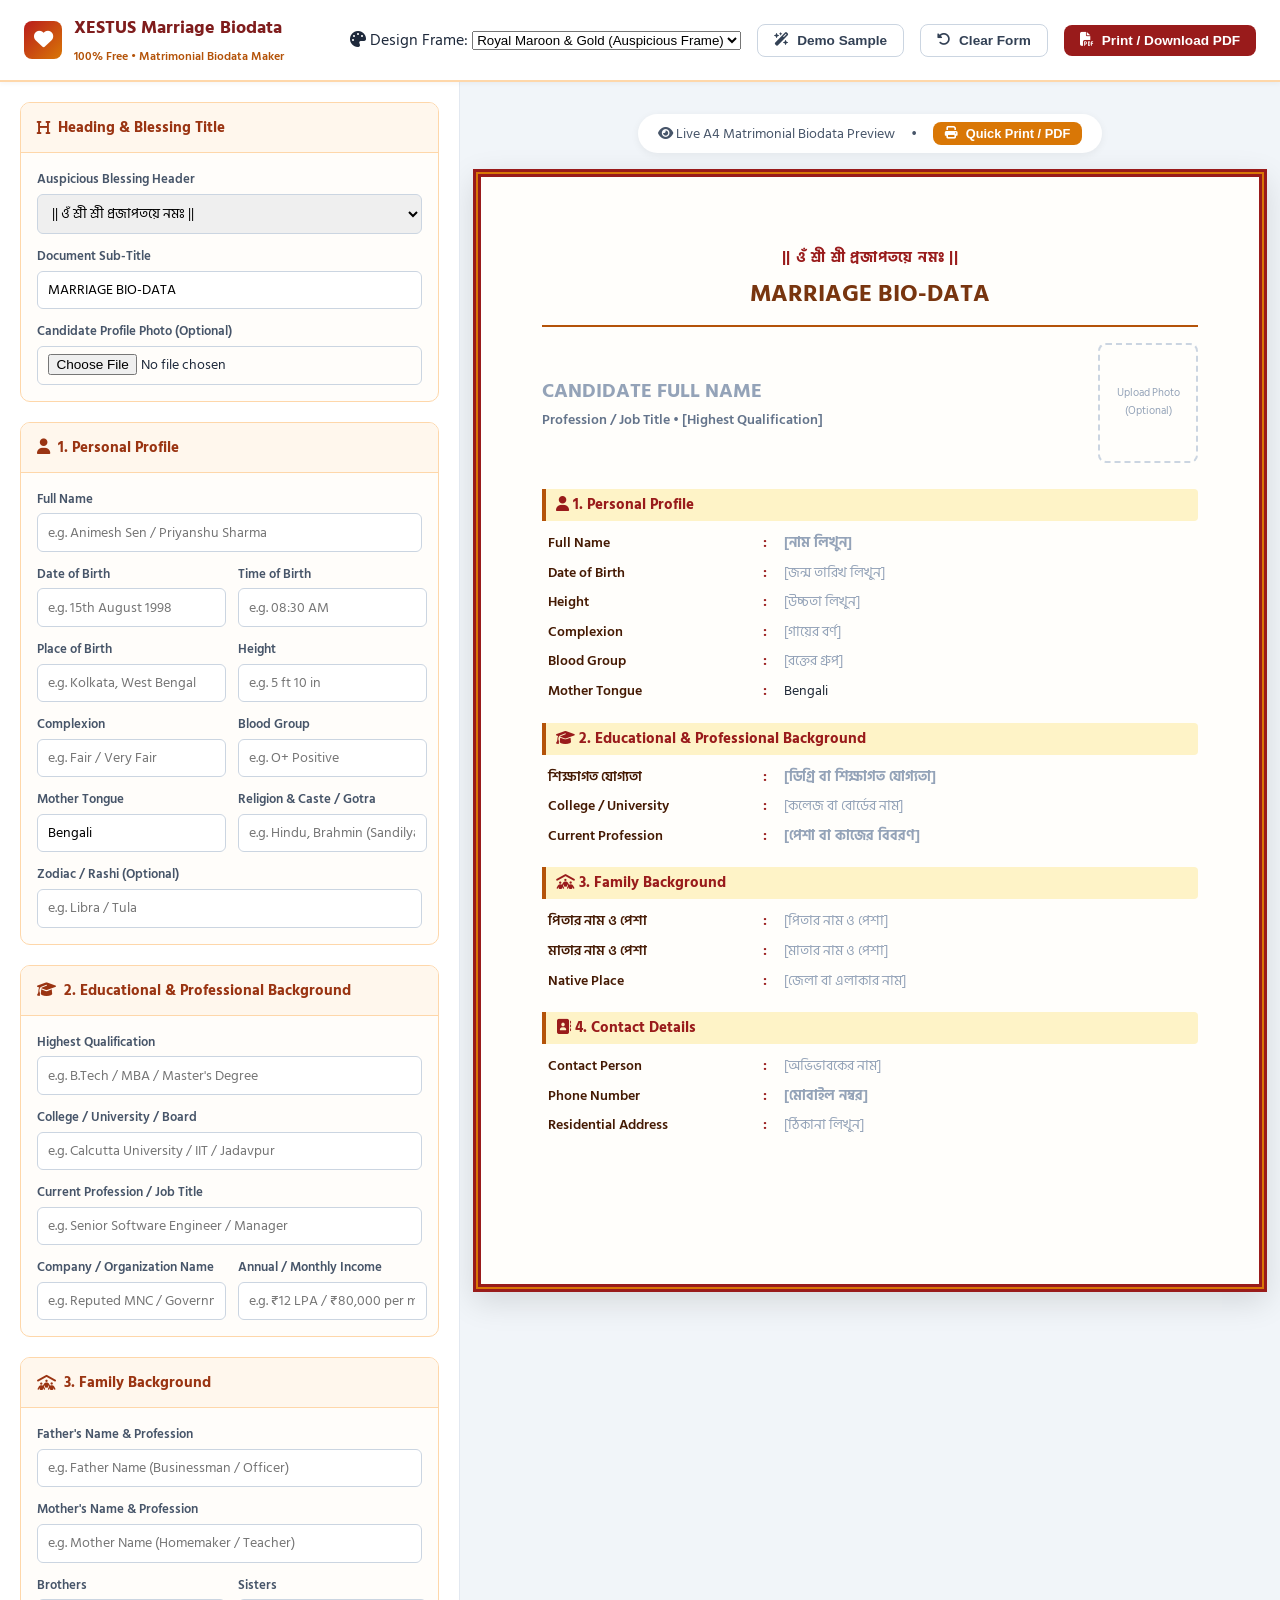
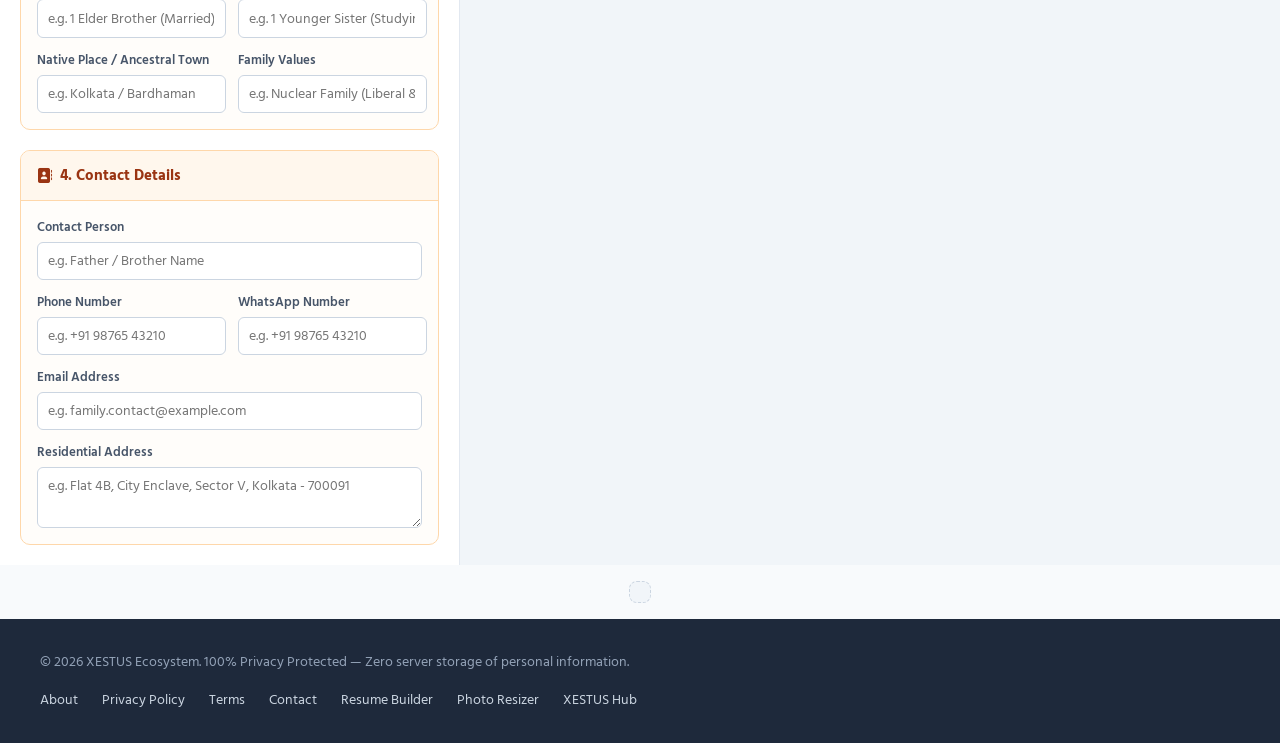
<file: index.html>
<!DOCTYPE html>
<html lang="en">
<head>
  <link rel="icon" type="image/svg+xml" href="favicon.svg">
  <link rel="alternate icon" href="favicon.svg">
  <meta charset="UTF-8">
  <meta name="viewport" content="width=device-width, initial-scale=1.0">
  <meta name="theme-color" content="#7f1d1d">
  <link rel="alternate" hreflang="x-default" href="https://biodata.xestus.in/">
  <link rel="alternate" hreflang="en" href="https://biodata.xestus.in/">
  <title>Marriage Biodata Maker Online Free | XESTUS</title>
  <meta name="description" content="Create elegant matrimonial biodata online for wedding proposals. 100% free with Royal &amp; Floral frames, photo support, and instant A4 PDF download.">
  <meta name="keywords" content="marriage biodata maker, wedding biodata maker, matrimonial cv format, shadi biodata online, biodata format pdf, xestus biodata">
  <link rel="canonical" href="https://biodata.xestus.in/">

  <meta property="og:title" content="Marriage Biodata Maker Online Free | XESTUS">
  <meta property="og:description" content="Create beautiful marriage biodata in 2 minutes completely free. Instant A4 PDF download.">
  <meta property="og:url" content="https://biodata.xestus.in/">
  <meta property="og:type" content="website">

  <!-- Google AdSense -->
  <script async src="https://pagead2.googlesyndication.com/pagead/js/adsbygoogle.js?client=ca-pub-1489572262543869" crossorigin="anonymous"></script>

  <!-- Google Fonts & FontAwesome -->
  <link rel="preconnect" href="https://fonts.googleapis.com">
  <link rel="preconnect" href="https://fonts.gstatic.com" crossorigin>
  <link href="https://fonts.googleapis.com/css2?family=Inter:wght@400;500;600;700&family=Hind+Siliguri:wght@400;600;700&display=swap" rel="stylesheet">
  <link rel="stylesheet" href="https://cdnjs.cloudflare.com/ajax/libs/font-awesome/6.5.1/css/all.min.css">
  
  <link rel="stylesheet" href="styles.css">

  <script type="application/ld+json">
  {
    "@context": "https://schema.org",
    "@type": "WebApplication",
    "name": "XESTUS Marriage Biodata Maker",
    "url": "https://biodata.xestus.in/",
    "description": "Free online marriage biodata creator for matrimony proposals with A4 PDF export.",
    "applicationCategory": "LifestyleApplication",
    "operatingSystem": "All",
    "offers": {
      "@type": "Offer",
      "price": "0",
      "priceCurrency": "USD"
    }
  }
  </script>
</head>
<body>

  <!-- Top App Navigation -->
  <header class="app-header">
    <a href="https://biodata.xestus.in/" class="brand">
      <div class="brand-icon"><i class="fa-solid fa-heart"></i></div>
      <div class="brand-text">
        <h1>XESTUS Marriage Biodata</h1>
        <span>100% Free • Matrimonial Biodata Maker</span>
      </div>
    </a>

    <div class="header-controls">
      <div id="google_translate_element" style="display: inline-block;"></div>

      <div class="control-group">
        <label for="themeSelect"><i class="fa-solid fa-palette"></i> Design Frame:</label>
        <select id="themeSelect">
          <option value="theme-royal">Royal Maroon &amp; Gold (Auspicious Frame)</option>
          <option value="theme-floral">Floral Emerald (Natural Minimal)</option>
        </select>
      </div>

      <button id="loadSampleBtn" class="btn btn-outline"><i class="fa-solid fa-wand-magic-sparkles"></i> Demo Sample</button>
      <button id="clearBtn" class="btn btn-outline"><i class="fa-solid fa-rotate-left"></i> Clear Form</button>
      <button id="printBtn" class="btn btn-maroon"><i class="fa-solid fa-file-pdf"></i> Print / Download PDF</button>
    </div>
  </header>

  <!-- Workspace Container -->
  <div class="app-container">
    
    <!-- Left Editor Side -->
    <aside class="editor-panel">
      
      <!-- Heading & Blessings -->
      <div class="section-card">
        <div class="section-card-header"><i class="fa-solid fa-heading"></i> Heading &amp; Blessing Title</div>
        <div class="section-card-body">
          <div class="form-group">
            <label>Auspicious Blessing Header</label>
            <select id="blessingSelect">
              <option value="MARRIAGE BIO-DATA">MARRIAGE BIO-DATA (Universal Neutral)</option>
              <option value="|| Om Shri Ganeshay Namah ||">|| Om Shri Ganeshay Namah ||</option>
              <option value="|| Bismillah-ir-Rahman-ir-Rahim ||">|| Bismillah-ir-Rahman-ir-Rahim ||</option>
              <option value="|| ওঁ শ্রী শ্রী প্রজাপতয়ে নমঃ ||">|| ওঁ শ্রী শ্রী প্রজাপতয়ে নমঃ ||</option>
              <option value="WEDDING BIO-DATA">WEDDING BIO-DATA</option>
            </select>
          </div>
          <div class="form-group">
            <label>Document Sub-Title</label>
            <input type="text" id="bio_titleText" value="MARRIAGE BIO-DATA">
          </div>
          <div class="form-group">
            <label>Candidate Profile Photo (Optional)</label>
            <input type="file" id="bio_photo" accept="image/*">
          </div>
        </div>
      </div>

      <!-- Personal Info -->
      <div class="section-card">
        <div class="section-card-header"><i class="fa-solid fa-user"></i> 1. Personal Profile</div>
        <div class="section-card-body">
          <div class="form-group">
            <label>Full Name</label>
            <input type="text" id="bio_name" placeholder="e.g. Animesh Sen / Priyanshu Sharma">
          </div>
          <div class="form-row">
            <div class="form-group">
              <label>Date of Birth</label>
              <input type="text" id="bio_dob" placeholder="e.g. 15th August 1998">
            </div>
            <div class="form-group">
              <label>Time of Birth</label>
              <input type="text" id="bio_tob" placeholder="e.g. 08:30 AM">
            </div>
          </div>
          <div class="form-row">
            <div class="form-group">
              <label>Place of Birth</label>
              <input type="text" id="bio_pob" placeholder="e.g. Kolkata, West Bengal">
            </div>
            <div class="form-group">
              <label>Height</label>
              <input type="text" id="bio_height" placeholder="e.g. 5 ft 10 in">
            </div>
          </div>
          <div class="form-row">
            <div class="form-group">
              <label>Complexion</label>
              <input type="text" id="bio_complexion" placeholder="e.g. Fair / Very Fair">
            </div>
            <div class="form-group">
              <label>Blood Group</label>
              <input type="text" id="bio_bloodGroup" placeholder="e.g. O+ Positive">
            </div>
          </div>
          <div class="form-row">
            <div class="form-group">
              <label>Mother Tongue</label>
              <input type="text" id="bio_motherTongue" placeholder="e.g. Bengali / Hindi / English">
            </div>
            <div class="form-group">
              <label>Religion &amp; Caste / Gotra</label>
              <input type="text" id="bio_caste" placeholder="e.g. Hindu, Brahmin (Sandilya Gotra)">
            </div>
          </div>
          <div class="form-group">
            <label>Zodiac / Rashi (Optional)</label>
            <input type="text" id="bio_rashi" placeholder="e.g. Libra / Tula">
          </div>
        </div>
      </div>

      <!-- Education & Career -->
      <div class="section-card">
        <div class="section-card-header"><i class="fa-solid fa-graduation-cap"></i> 2. Educational &amp; Professional Background</div>
        <div class="section-card-body">
          <div class="form-group">
            <label>Highest Qualification</label>
            <input type="text" id="bio_qualification" placeholder="e.g. B.Tech / MBA / Master's Degree">
          </div>
          <div class="form-group">
            <label>College / University / Board</label>
            <input type="text" id="bio_university" placeholder="e.g. Calcutta University / IIT / Jadavpur">
          </div>
          <div class="form-group">
            <label>Current Profession / Job Title</label>
            <input type="text" id="bio_occupation" placeholder="e.g. Senior Software Engineer / Manager">
          </div>
          <div class="form-row">
            <div class="form-group">
              <label>Company / Organization Name</label>
              <input type="text" id="bio_companyName" placeholder="e.g. Reputed MNC / Government Dept">
            </div>
            <div class="form-group">
              <label>Annual / Monthly Income</label>
              <input type="text" id="bio_income" placeholder="e.g. ₹12 LPA / ₹80,000 per month">
            </div>
          </div>
        </div>
      </div>

      <!-- Family Info -->
      <div class="section-card">
        <div class="section-card-header"><i class="fa-solid fa-people-roof"></i> 3. Family Background</div>
        <div class="section-card-body">
          <div class="form-group">
            <label>Father's Name &amp; Profession</label>
            <input type="text" id="bio_fatherName" placeholder="e.g. Father Name (Businessman / Officer)">
          </div>
          <div class="form-group">
            <label>Mother's Name &amp; Profession</label>
            <input type="text" id="bio_motherName" placeholder="e.g. Mother Name (Homemaker / Teacher)">
          </div>
          <div class="form-row">
            <div class="form-group">
              <label>Brothers</label>
              <input type="text" id="bio_brother" placeholder="e.g. 1 Elder Brother (Married)">
            </div>
            <div class="form-group">
              <label>Sisters</label>
              <input type="text" id="bio_sister" placeholder="e.g. 1 Younger Sister (Studying)">
            </div>
          </div>
          <div class="form-row">
            <div class="form-group">
              <label>Native Place / Ancestral Town</label>
              <input type="text" id="bio_nativePlace" placeholder="e.g. Kolkata / Bardhaman">
            </div>
            <div class="form-group">
              <label>Family Values</label>
              <input type="text" id="bio_familyType" placeholder="e.g. Nuclear Family (Liberal &amp; Cultured)">
            </div>
          </div>
        </div>
      </div>

      <!-- Contact Info -->
      <div class="section-card">
        <div class="section-card-header"><i class="fa-solid fa-address-book"></i> 4. Contact Details</div>
        <div class="section-card-body">
          <div class="form-group">
            <label>Contact Person</label>
            <input type="text" id="bio_contactPerson" placeholder="e.g. Father / Brother Name">
          </div>
          <div class="form-row">
            <div class="form-group">
              <label>Phone Number</label>
              <input type="text" id="bio_phone" placeholder="e.g. +91 98765 43210">
            </div>
            <div class="form-group">
              <label>WhatsApp Number</label>
              <input type="text" id="bio_whatsapp" placeholder="e.g. +91 98765 43210">
            </div>
          </div>
          <div class="form-group">
            <label>Email Address</label>
            <input type="email" id="bio_email" placeholder="e.g. family.contact@example.com">
          </div>
          <div class="form-group">
            <label>Residential Address</label>
            <textarea id="bio_address" rows="2" placeholder="e.g. Flat 4B, City Enclave, Sector V, Kolkata - 700091"></textarea>
          </div>
        </div>
      </div>

    </aside>

    <!-- Right Live Canvas Preview -->
    <main class="preview-panel">
      <div class="preview-toolbar">
        <span><i class="fa-solid fa-eye"></i> Live A4 Matrimonial Biodata Preview</span>
        <span>•</span>
        <button onclick="window.print()" class="btn btn-gold" style="padding: 0.25rem 0.75rem; font-size: 0.8rem;">
          <i class="fa-solid fa-print"></i> Quick Print / PDF
        </button>
      </div>

      <div id="biodataPaper" class="biodata-paper theme-royal"></div>
    </main>

  </div>

  <!-- Ad Slot -->
  <div class="ad-slot">
    <ins class="adsbygoogle"
         style="display:block"
         data-ad-client="ca-pub-1489572262543869"
         data-ad-slot="auto"
         data-ad-format="auto"
         data-full-width-responsive="true"></ins>
    <script>(adsbygoogle = window.adsbygoogle || []).push({});</script>
  </div>

  <!-- Footer -->
  <footer class="app-footer">
    <div class="footer-inner">
      <div>
        <p>&copy; 2026 XESTUS Ecosystem. 100% Privacy Protected — Zero server storage of personal information.</p>
      </div>
      <div class="footer-links">
        <a href="about.html">About</a>
        <a href="privacy.html">Privacy Policy</a>
        <a href="terms.html">Terms</a>
        <a href="contact.html">Contact</a>
        <a href="https://resume.xestus.in/" target="_blank">Resume Builder</a>
        <a href="https://resizer.xestus.in/" target="_blank">Photo Resizer</a>
        <a href="https://xestus.in/" target="_blank">XESTUS Hub</a>
      </div>
    </div>
  </footer>

  <!-- Google Universal Language Support -->
  <script type="text/javascript">
    function googleTranslateElementInit() {
      new google.translate.TranslateElement({
        pageLanguage: 'en',
        layout: google.translate.TranslateElement.InlineLayout.SIMPLE,
        autoDisplay: false
      }, 'google_translate_element');
    }
  </script>
  <script type="text/javascript" src="//translate.google.com/translate_a/element.js?cb=googleTranslateElementInit"></script>
  <script src="app.js"></script>
</body>
</html>
</file>
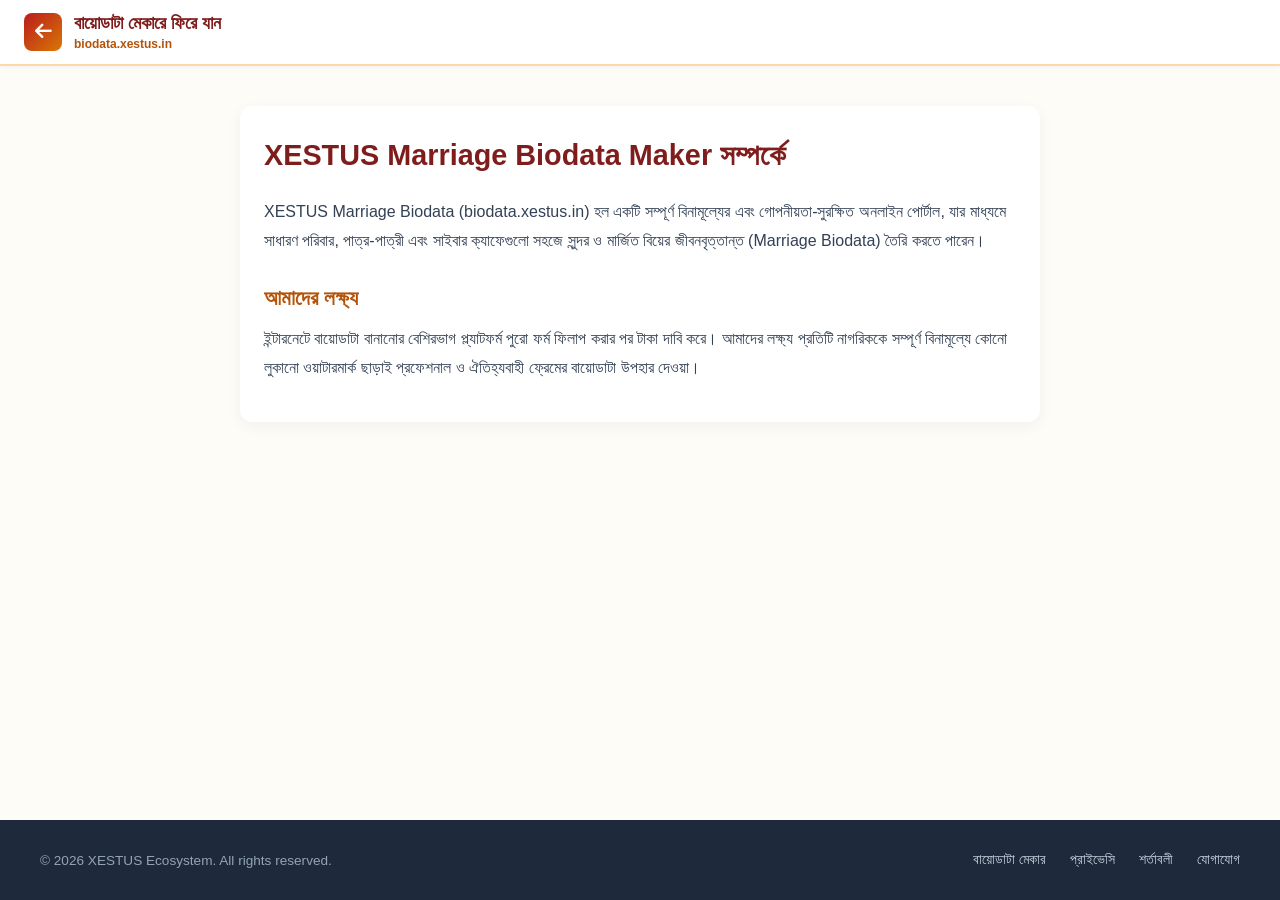
<file: about.html>
<!DOCTYPE html>
<html lang="bn">
<head>
  <link rel="icon" type="image/svg+xml" href="favicon.svg">
  <link rel="alternate icon" href="favicon.svg">
  <meta charset="UTF-8">
  <meta name="viewport" content="width=device-width, initial-scale=1.0">
  <title>আমাদের সম্পর্কে | XESTUS Marriage Biodata</title>
  <link rel="stylesheet" href="styles.css">
  <link rel="stylesheet" href="https://cdnjs.cloudflare.com/ajax/libs/font-awesome/6.5.1/css/all.min.css">
  <style>
    .legal-container { max-width: 800px; margin: 40px auto; padding: 24px; background: white; border-radius: 12px; box-shadow: 0 4px 15px rgba(0,0,0,0.05); line-height: 1.8; }
    .legal-container h1 { font-size: 1.8rem; margin-bottom: 1rem; color: #7f1d1d; }
    .legal-container h2 { font-size: 1.3rem; margin: 1.5rem 0 0.5rem; color: #b45309; }
    .legal-container p { margin-bottom: 1rem; color: #334155; }
    .legal-container a { color: #b91c1c; }
  </style>
</head>
<body style="background:#fefcf6;">
  <header class="app-header">
    <a href="index.html" class="brand">
      <div class="brand-icon"><i class="fa-solid fa-arrow-left"></i></div>
      <div class="brand-text">
        <h1>বায়োডাটা মেকারে ফিরে যান</h1>
        <span>biodata.xestus.in</span>
      </div>
    </a>
  </header>
  <div class="legal-container">
    <h1>XESTUS Marriage Biodata Maker সম্পর্কে</h1>
  <p>XESTUS Marriage Biodata (biodata.xestus.in) হল একটি সম্পূর্ণ বিনামূল্যের এবং গোপনীয়তা-সুরক্ষিত অনলাইন পোর্টাল, যার মাধ্যমে সাধারণ পরিবার, পাত্র-পাত্রী এবং সাইবার ক্যাফেগুলো সহজে সুন্দর ও মার্জিত বিয়ের জীবনবৃত্তান্ত (Marriage Biodata) তৈরি করতে পারেন।</p>
  <h2>আমাদের লক্ষ্য</h2>
  <p>ইন্টারনেটে বায়োডাটা বানানোর বেশিরভাগ প্ল্যাটফর্ম পুরো ফর্ম ফিলাপ করার পর টাকা দাবি করে। আমাদের লক্ষ্য প্রতিটি নাগরিককে সম্পূর্ণ বিনামূল্যে কোনো লুকানো ওয়াটারমার্ক ছাড়াই প্রফেশনাল ও ঐতিহ্যবাহী ফ্রেমের বায়োডাটা উপহার দেওয়া।</p>
  </div>
  <footer class="app-footer">
    <div class="footer-inner">
      <p>&copy; 2026 XESTUS Ecosystem. All rights reserved.</p>
      <div class="footer-links">
        <a href="index.html">বায়োডাটা মেকার</a>
        <a href="privacy.html">প্রাইভেসি</a>
        <a href="terms.html">শর্তাবলী</a>
        <a href="contact.html">যোগাযোগ</a>
      </div>
    </div>
  </footer>
</body>
</html>
</file>
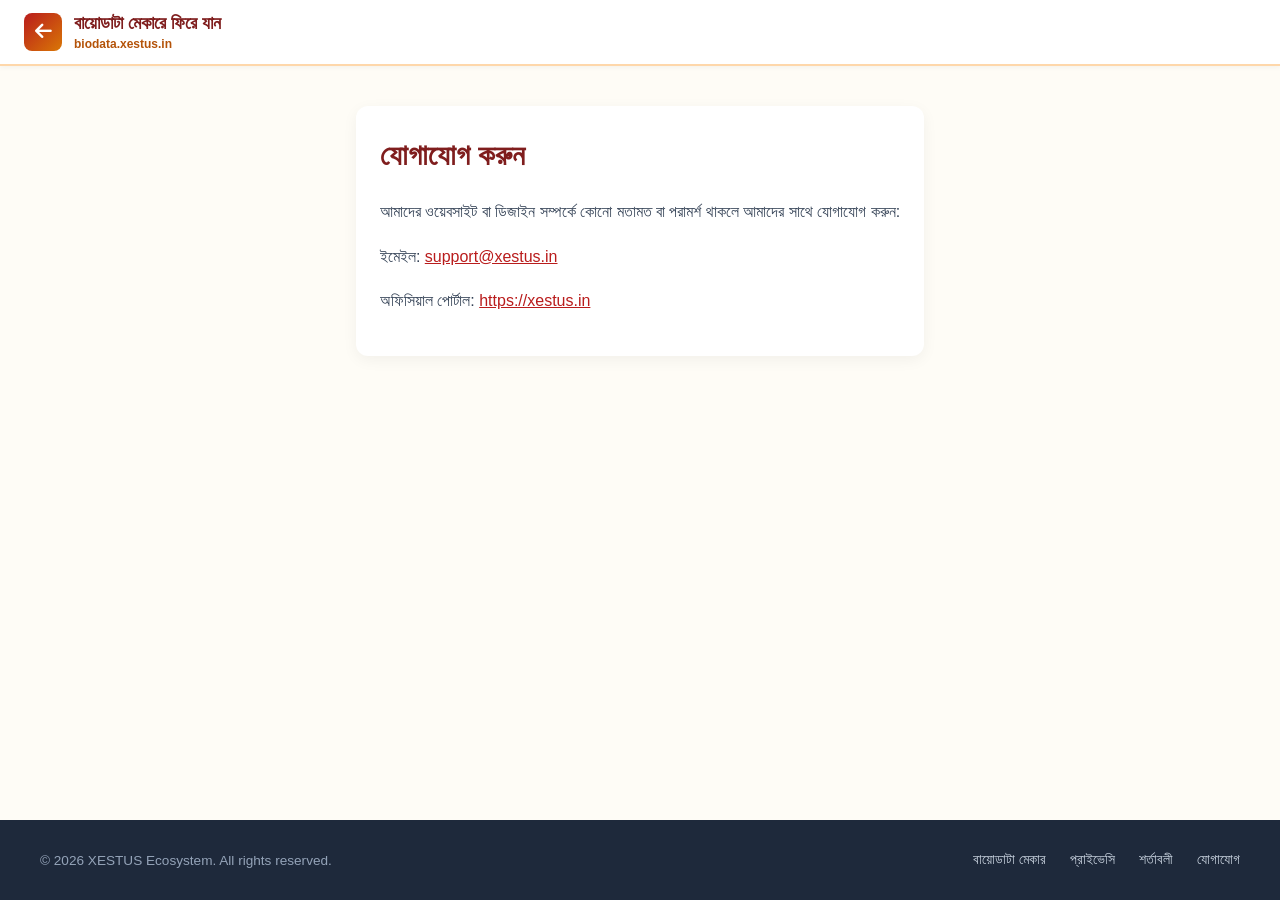
<file: contact.html>
<!DOCTYPE html>
<html lang="bn">
<head>
  <link rel="icon" type="image/svg+xml" href="favicon.svg">
  <link rel="alternate icon" href="favicon.svg">
  <meta charset="UTF-8">
  <meta name="viewport" content="width=device-width, initial-scale=1.0">
  <title>যোগাযোগ | XESTUS Marriage Biodata</title>
  <link rel="stylesheet" href="styles.css">
  <link rel="stylesheet" href="https://cdnjs.cloudflare.com/ajax/libs/font-awesome/6.5.1/css/all.min.css">
  <style>
    .legal-container { max-width: 800px; margin: 40px auto; padding: 24px; background: white; border-radius: 12px; box-shadow: 0 4px 15px rgba(0,0,0,0.05); line-height: 1.8; }
    .legal-container h1 { font-size: 1.8rem; margin-bottom: 1rem; color: #7f1d1d; }
    .legal-container h2 { font-size: 1.3rem; margin: 1.5rem 0 0.5rem; color: #b45309; }
    .legal-container p { margin-bottom: 1rem; color: #334155; }
    .legal-container a { color: #b91c1c; }
  </style>
</head>
<body style="background:#fefcf6;">
  <header class="app-header">
    <a href="index.html" class="brand">
      <div class="brand-icon"><i class="fa-solid fa-arrow-left"></i></div>
      <div class="brand-text">
        <h1>বায়োডাটা মেকারে ফিরে যান</h1>
        <span>biodata.xestus.in</span>
      </div>
    </a>
  </header>
  <div class="legal-container">
    <h1>যোগাযোগ করুন</h1>
  <p>আমাদের ওয়েবসাইট বা ডিজাইন সম্পর্কে কোনো মতামত বা পরামর্শ থাকলে আমাদের সাথে যোগাযোগ করুন:</p>
  <p>ইমেইল: <a href="mailto:support@xestus.in">support@xestus.in</a></p>
  <p>অফিসিয়াল পোর্টাল: <a href="https://xestus.in/" target="_blank">https://xestus.in</a></p>
  </div>
  <footer class="app-footer">
    <div class="footer-inner">
      <p>&copy; 2026 XESTUS Ecosystem. All rights reserved.</p>
      <div class="footer-links">
        <a href="index.html">বায়োডাটা মেকার</a>
        <a href="privacy.html">প্রাইভেসি</a>
        <a href="terms.html">শর্তাবলী</a>
        <a href="contact.html">যোগাযোগ</a>
      </div>
    </div>
  </footer>
</body>
</html>
</file>
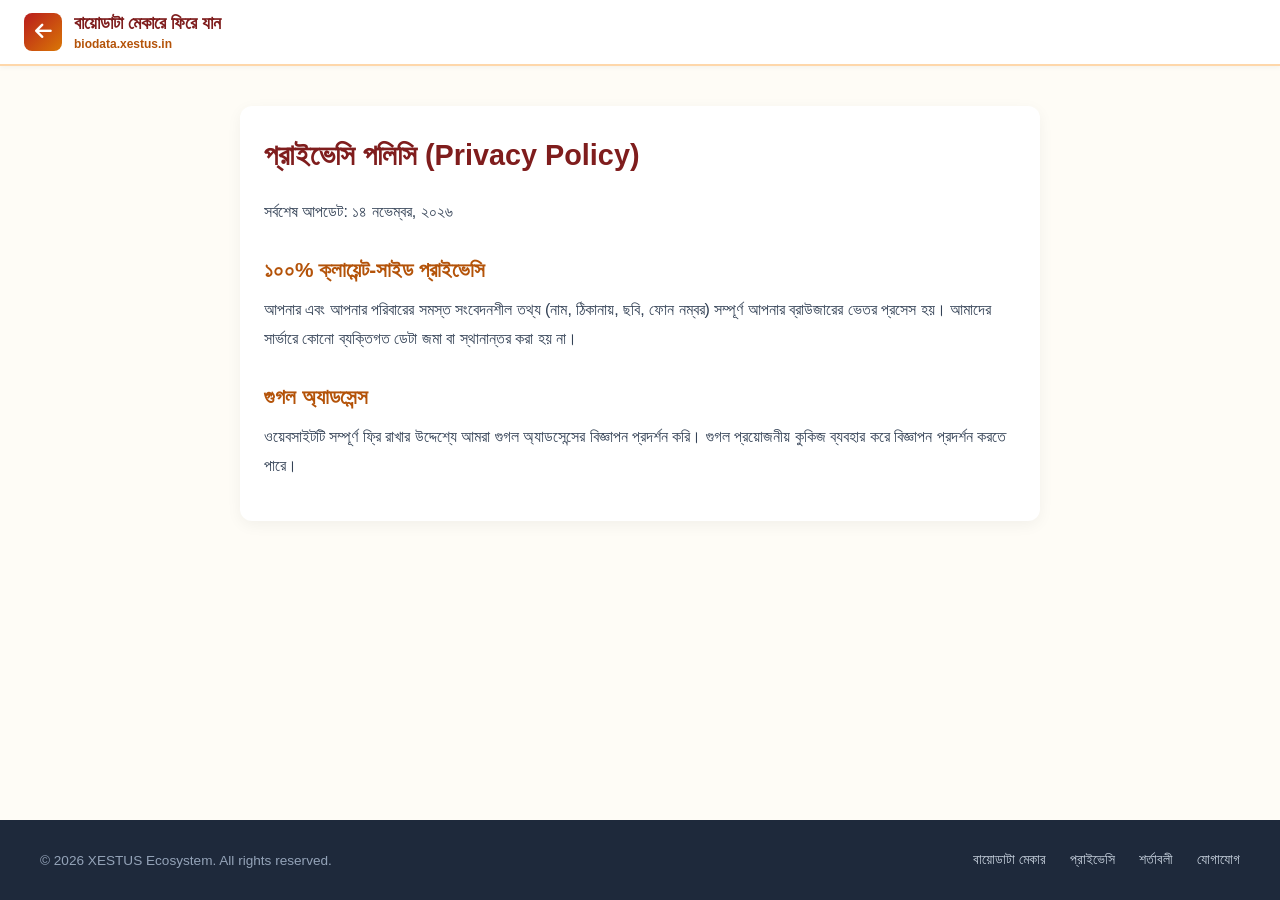
<file: privacy.html>
<!DOCTYPE html>
<html lang="bn">
<head>
  <link rel="icon" type="image/svg+xml" href="favicon.svg">
  <link rel="alternate icon" href="favicon.svg">
  <meta charset="UTF-8">
  <meta name="viewport" content="width=device-width, initial-scale=1.0">
  <title>প্রাইভেসি পলিসি | XESTUS Marriage Biodata</title>
  <link rel="stylesheet" href="styles.css">
  <link rel="stylesheet" href="https://cdnjs.cloudflare.com/ajax/libs/font-awesome/6.5.1/css/all.min.css">
  <style>
    .legal-container { max-width: 800px; margin: 40px auto; padding: 24px; background: white; border-radius: 12px; box-shadow: 0 4px 15px rgba(0,0,0,0.05); line-height: 1.8; }
    .legal-container h1 { font-size: 1.8rem; margin-bottom: 1rem; color: #7f1d1d; }
    .legal-container h2 { font-size: 1.3rem; margin: 1.5rem 0 0.5rem; color: #b45309; }
    .legal-container p { margin-bottom: 1rem; color: #334155; }
    .legal-container a { color: #b91c1c; }
  </style>
</head>
<body style="background:#fefcf6;">
  <header class="app-header">
    <a href="index.html" class="brand">
      <div class="brand-icon"><i class="fa-solid fa-arrow-left"></i></div>
      <div class="brand-text">
        <h1>বায়োডাটা মেকারে ফিরে যান</h1>
        <span>biodata.xestus.in</span>
      </div>
    </a>
  </header>
  <div class="legal-container">
    <h1>প্রাইভেসি পলিসি (Privacy Policy)</h1>
  <p>সর্বশেষ আপডেট: ১৪ নভেম্বর, ২০২৬</p>
  <h2>১০০% ক্লায়েন্ট-সাইড প্রাইভেসি</h2>
  <p>আপনার এবং আপনার পরিবারের সমস্ত সংবেদনশীল তথ্য (নাম, ঠিকানায়, ছবি, ফোন নম্বর) সম্পূর্ণ আপনার ব্রাউজারের ভেতর প্রসেস হয়। আমাদের সার্ভারে কোনো ব্যক্তিগত ডেটা জমা বা স্থানান্তর করা হয় না।</p>
  <h2>গুগল অ্যাডসেন্স</h2>
  <p>ওয়েবসাইটটি সম্পূর্ণ ফ্রি রাখার উদ্দেশ্যে আমরা গুগল অ্যাডসেন্সের বিজ্ঞাপন প্রদর্শন করি। গুগল প্রয়োজনীয় কুকিজ ব্যবহার করে বিজ্ঞাপন প্রদর্শন করতে পারে।</p>
  </div>
  <footer class="app-footer">
    <div class="footer-inner">
      <p>&copy; 2026 XESTUS Ecosystem. All rights reserved.</p>
      <div class="footer-links">
        <a href="index.html">বায়োডাটা মেকার</a>
        <a href="privacy.html">প্রাইভেসি</a>
        <a href="terms.html">শর্তাবলী</a>
        <a href="contact.html">যোগাযোগ</a>
      </div>
    </div>
  </footer>
</body>
</html>
</file>
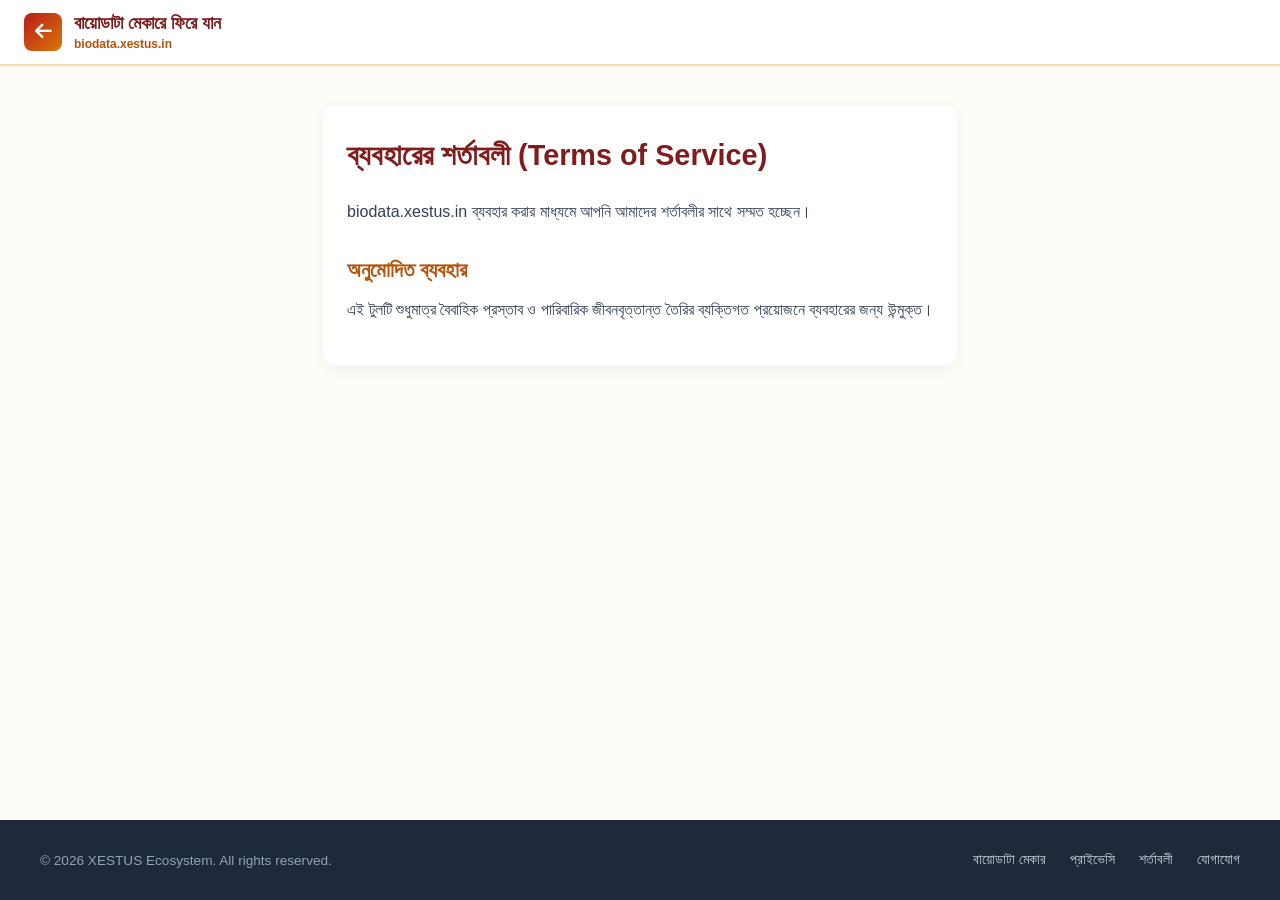
<file: terms.html>
<!DOCTYPE html>
<html lang="bn">
<head>
  <link rel="icon" type="image/svg+xml" href="favicon.svg">
  <link rel="alternate icon" href="favicon.svg">
  <meta charset="UTF-8">
  <meta name="viewport" content="width=device-width, initial-scale=1.0">
  <title>ব্যবহারের শর্তাবলী | XESTUS Marriage Biodata</title>
  <link rel="stylesheet" href="styles.css">
  <link rel="stylesheet" href="https://cdnjs.cloudflare.com/ajax/libs/font-awesome/6.5.1/css/all.min.css">
  <style>
    .legal-container { max-width: 800px; margin: 40px auto; padding: 24px; background: white; border-radius: 12px; box-shadow: 0 4px 15px rgba(0,0,0,0.05); line-height: 1.8; }
    .legal-container h1 { font-size: 1.8rem; margin-bottom: 1rem; color: #7f1d1d; }
    .legal-container h2 { font-size: 1.3rem; margin: 1.5rem 0 0.5rem; color: #b45309; }
    .legal-container p { margin-bottom: 1rem; color: #334155; }
    .legal-container a { color: #b91c1c; }
  </style>
</head>
<body style="background:#fefcf6;">
  <header class="app-header">
    <a href="index.html" class="brand">
      <div class="brand-icon"><i class="fa-solid fa-arrow-left"></i></div>
      <div class="brand-text">
        <h1>বায়োডাটা মেকারে ফিরে যান</h1>
        <span>biodata.xestus.in</span>
      </div>
    </a>
  </header>
  <div class="legal-container">
    <h1>ব্যবহারের শর্তাবলী (Terms of Service)</h1>
  <p>biodata.xestus.in ব্যবহার করার মাধ্যমে আপনি আমাদের শর্তাবলীর সাথে সম্মত হচ্ছেন।</p>
  <h2>অনুমোদিত ব্যবহার</h2>
  <p>এই টুলটি শুধুমাত্র বৈবাহিক প্রস্তাব ও পারিবারিক জীবনবৃত্তান্ত তৈরির ব্যক্তিগত প্রয়োজনে ব্যবহারের জন্য উন্মুক্ত।</p>
  </div>
  <footer class="app-footer">
    <div class="footer-inner">
      <p>&copy; 2026 XESTUS Ecosystem. All rights reserved.</p>
      <div class="footer-links">
        <a href="index.html">বায়োডাটা মেকার</a>
        <a href="privacy.html">প্রাইভেসি</a>
        <a href="terms.html">শর্তাবলী</a>
        <a href="contact.html">যোগাযোগ</a>
      </div>
    </div>
  </footer>
</body>
</html>
</file>
<file: styles.css>
/* XESTUS Marriage Biodata Maker Stylesheet */
:root {
  --primary: #991b1b;
  --primary-gold: #b45309;
  --bg-sand: #fefcf6;
  --card-bg: #ffffff;
  --text-dark: #1f2937;
  --border-gold: #f59e0b;
}

* {
  box-sizing: border-box;
  margin: 0;
  padding: 0;
}

body {
  font-family: 'Hind Siliguri', 'Inter', -apple-system, sans-serif;
  background-color: #f8fafc;
  color: #1e293b;
  min-height: 100vh;
  display: flex;
  flex-direction: column;
}

/* Header */
.app-header {
  background: #ffffff;
  border-bottom: 2px solid #fed7aa;
  padding: 0.75rem 1.5rem;
  display: flex;
  align-items: center;
  justify-content: space-between;
  position: sticky;
  top: 0;
  z-index: 50;
  box-shadow: 0 2px 5px rgba(0,0,0,0.04);
}

.brand {
  display: flex;
  align-items: center;
  gap: 0.75rem;
  text-decoration: none;
  color: #7f1d1d;
}

.brand-icon {
  width: 38px;
  height: 38px;
  background: linear-gradient(135deg, #b91c1c, #d97706);
  color: white;
  border-radius: 8px;
  display: flex;
  align-items: center;
  justify-content: center;
  font-size: 1.2rem;
}

.brand-text h1 {
  font-size: 1.15rem;
  font-weight: 700;
}

.brand-text span {
  font-size: 0.75rem;
  color: #b45309;
  font-weight: 600;
}

.header-controls {
  display: flex;
  align-items: center;
  gap: 1rem;
  flex-wrap: wrap;
}

.btn {
  display: inline-flex;
  align-items: center;
  gap: 0.5rem;
  padding: 0.5rem 1rem;
  font-size: 0.85rem;
  font-weight: 600;
  border-radius: 8px;
  border: none;
  cursor: pointer;
  transition: all 0.2s ease;
  text-decoration: none;
}

.btn-maroon {
  background: #991b1b;
  color: white;
}

.btn-maroon:hover {
  background: #7f1d1d;
  box-shadow: 0 4px 12px rgba(153, 27, 27, 0.3);
}

.btn-gold {
  background: #d97706;
  color: white;
}

.btn-gold:hover {
  background: #b45309;
  box-shadow: 0 4px 12px rgba(217, 119, 6, 0.3);
}

.btn-outline {
  background: white;
  border: 1px solid #cbd5e1;
  color: #334155;
}

.btn-outline:hover {
  background: #f1f5f9;
}

/* App Main Layout */
.app-container {
  display: grid;
  grid-template-columns: 460px 1fr;
  flex: 1;
  overflow: hidden;
  height: calc(100vh - 65px);
}

@media (max-width: 1024px) {
  .app-container {
    grid-template-columns: 1fr;
    height: auto;
    overflow: visible;
  }
}

/* Editor Panel */
.editor-panel {
  background: #ffffff;
  border-right: 1px solid #e2e8f0;
  overflow-y: auto;
  padding: 1.25rem;
  display: flex;
  flex-direction: column;
  gap: 1.25rem;
}

.section-card {
  border: 1px solid #fed7aa;
  border-radius: 10px;
  background: #fffdfa;
  overflow: hidden;
}

.section-card-header {
  background: #fff7ed;
  border-bottom: 1px solid #fed7aa;
  padding: 0.75rem 1rem;
  font-weight: 700;
  color: #9a3412;
  font-size: 0.95rem;
  display: flex;
  align-items: center;
  gap: 0.5rem;
}

.section-card-body {
  padding: 1rem;
  display: flex;
  flex-direction: column;
  gap: 0.75rem;
}

.form-group {
  display: flex;
  flex-direction: column;
  gap: 0.3rem;
}

.form-group label {
  font-size: 0.8rem;
  font-weight: 600;
  color: #475569;
}

.form-group input, .form-group select, .form-group textarea {
  padding: 0.45rem 0.65rem;
  border: 1px solid #cbd5e1;
  border-radius: 6px;
  font-family: inherit;
  font-size: 0.85rem;
}

.form-group input:focus, .form-group select:focus, .form-group textarea:focus {
  outline: none;
  border-color: #d97706;
  box-shadow: 0 0 0 3px rgba(217, 119, 6, 0.15);
}

.form-row {
  display: grid;
  grid-template-columns: 1fr 1fr;
  gap: 0.75rem;
}

/* Preview Canvas */
.preview-panel {
  background: #f1f5f9;
  overflow-y: auto;
  padding: 2rem;
  display: flex;
  flex-direction: column;
  align-items: center;
  gap: 1rem;
}

.preview-toolbar {
  background: white;
  padding: 0.5rem 1.25rem;
  border-radius: 30px;
  box-shadow: 0 2px 8px rgba(0,0,0,0.06);
  display: flex;
  align-items: center;
  gap: 1rem;
  font-size: 0.85rem;
  color: #475569;
}

/* A4 Sheet */
.biodata-paper {
  width: 210mm;
  min-height: 297mm;
  background: #ffffff;
  box-shadow: 0 10px 30px rgba(0,0,0,0.12);
  position: relative;
  box-sizing: border-box;
  padding: 18mm 16mm;
  display: flex;
  flex-direction: column;
}

/* Theme 1: Traditional Royal (বাঙালী / ভারতীয় রাজকীয় ফ্রেম) */
.theme-royal {
  border: 8px double #991b1b;
  outline: 2px solid #d97706;
  outline-offset: -5px;
  background: #fffefb;
}

.theme-royal .biodata-header {
  text-align: center;
  border-bottom: 2px solid #b45309;
  padding-bottom: 12px;
  margin-bottom: 16px;
}

.theme-royal .blessing-symbol {
  font-size: 26px;
  color: #991b1b;
  margin-bottom: 2px;
}

.theme-royal .blessing-text {
  font-size: 15px;
  font-weight: 700;
  color: #991b1b;
  letter-spacing: 0.05em;
}

.theme-royal .main-title {
  font-size: 24px;
  font-weight: 800;
  color: #78350f;
  margin-top: 4px;
  text-transform: uppercase;
}

.theme-royal .biodata-body {
  display: grid;
  grid-template-columns: 1fr;
  gap: 16px;
  font-size: 13.5px;
  line-height: 1.6;
}

.theme-royal .profile-banner {
  display: flex;
  align-items: center;
  justify-content: space-between;
  gap: 20px;
  margin-bottom: 10px;
}

.theme-royal .biodata-photo {
  width: 110px;
  height: 130px;
  border: 3px solid #b45309;
  border-radius: 8px;
  object-fit: cover;
  box-shadow: 0 4px 10px rgba(0,0,0,0.15);
}

.theme-royal .section-title {
  font-size: 15px;
  font-weight: 700;
  color: #991b1b;
  background: #fef3c7;
  padding: 4px 10px;
  border-left: 4px solid #b45309;
  border-radius: 0 4px 4px 0;
  margin-bottom: 8px;
}

.theme-royal .detail-table {
  width: 100%;
  border-collapse: collapse;
}

.theme-royal .detail-table td {
  padding: 4px 6px;
  vertical-align: top;
}

.theme-royal .detail-table td.label-col {
  width: 32%;
  font-weight: 600;
  color: #451a03;
}

.theme-royal .detail-table td.colon-col {
  width: 4%;
  text-align: center;
  font-weight: 700;
  color: #991b1b;
}

.theme-royal .detail-table td.value-col {
  width: 64%;
  color: #1f2937;
}

/* Theme 2: Floral Elegant */
.theme-floral {
  border: 5px solid #047857;
  outline: 1px solid #10b981;
  outline-offset: -3px;
  background: #ffffff;
}

.theme-floral .biodata-header {
  text-align: center;
  border-bottom: 2px solid #059669;
  padding-bottom: 12px;
  margin-bottom: 16px;
}

.theme-floral .blessing-text {
  font-size: 15px;
  font-weight: 700;
  color: #047857;
}

.theme-floral .main-title {
  font-size: 24px;
  font-weight: 800;
  color: #065f46;
}

.theme-floral .section-title {
  font-size: 15px;
  font-weight: 700;
  color: #047857;
  background: #ecfdf5;
  padding: 4px 10px;
  border-left: 4px solid #059669;
  margin-bottom: 8px;
}

.theme-floral .detail-table td.label-col {
  width: 32%;
  font-weight: 600;
  color: #064e3b;
}

/* Ad Slot */
.ad-slot {
  max-width: 970px;
  margin: 1rem auto;
  text-align: center;
  background: #f1f5f9;
  border: 1px dashed #cbd5e1;
  border-radius: 8px;
  padding: 10px;
}

/* Footer */
.app-footer {
  background: #1e293b;
  color: #94a3b8;
  padding: 2rem 1.5rem;
  font-size: 0.85rem;
  margin-top: auto;
}

.footer-inner {
  max-width: 1200px;
  margin: 0 auto;
  display: flex;
  justify-content: space-between;
  align-items: center;
  flex-wrap: wrap;
  gap: 1rem;
}

.footer-links {
  display: flex;
  gap: 1.5rem;
  flex-wrap: wrap;
}

.footer-links a {
  color: #cbd5e1;
  text-decoration: none;
}

.footer-links a:hover {
  color: #f59e0b;
}

/* Print CSS */
@media print {
  @page {
    size: A4 portrait;
    margin: 0;
  }

  body, html {
    background: white !important;
    margin: 0 !important;
    padding: 0 !important;
    width: 210mm !important;
    height: 297mm !important;
    -webkit-print-color-adjust: exact !important;
    print-color-adjust: exact !important;
  }

  .app-header,
  .editor-panel,
  .preview-toolbar,
  .ad-slot,
  .app-footer {
    display: none !important;
  }

  .app-container {
    display: block !important;
    height: auto !important;
    padding: 0 !important;
    margin: 0 !important;
  }

  .preview-panel {
    background: white !important;
    padding: 0 !important;
    margin: 0 !important;
  }

  .biodata-paper {
    width: 210mm !important;
    min-height: 297mm !important;
    box-shadow: none !important;
    margin: 0 !important;
  }
}


/* Global Language Translator Widget Styling */
#google_translate_element {
  display: inline-flex;
  align-items: center;
}
.goog-te-gadget-simple {
  background-color: rgba(30, 41, 59, 0.6) !important;
  border: 1px solid rgba(255, 255, 255, 0.15) !important;
  padding: 4px 10px !important;
  border-radius: 20px !important;
  font-size: 12px !important;
  line-height: 1.4 !important;
  display: inline-flex !important;
  align-items: center !important;
  cursor: pointer !important;
}
.goog-te-gadget-simple .goog-te-menu-value {
  color: #f8fafc !important;
}
.goog-te-gadget-simple .goog-te-menu-value span {
  color: #f8fafc !important;
  border-left: none !important;
}
.goog-te-gadget-icon {
  display: none !important;
}
.goog-te-banner-frame.skiptranslate {
  display: none !important;
}
body {
  top: 0px !important;
}
</file>
